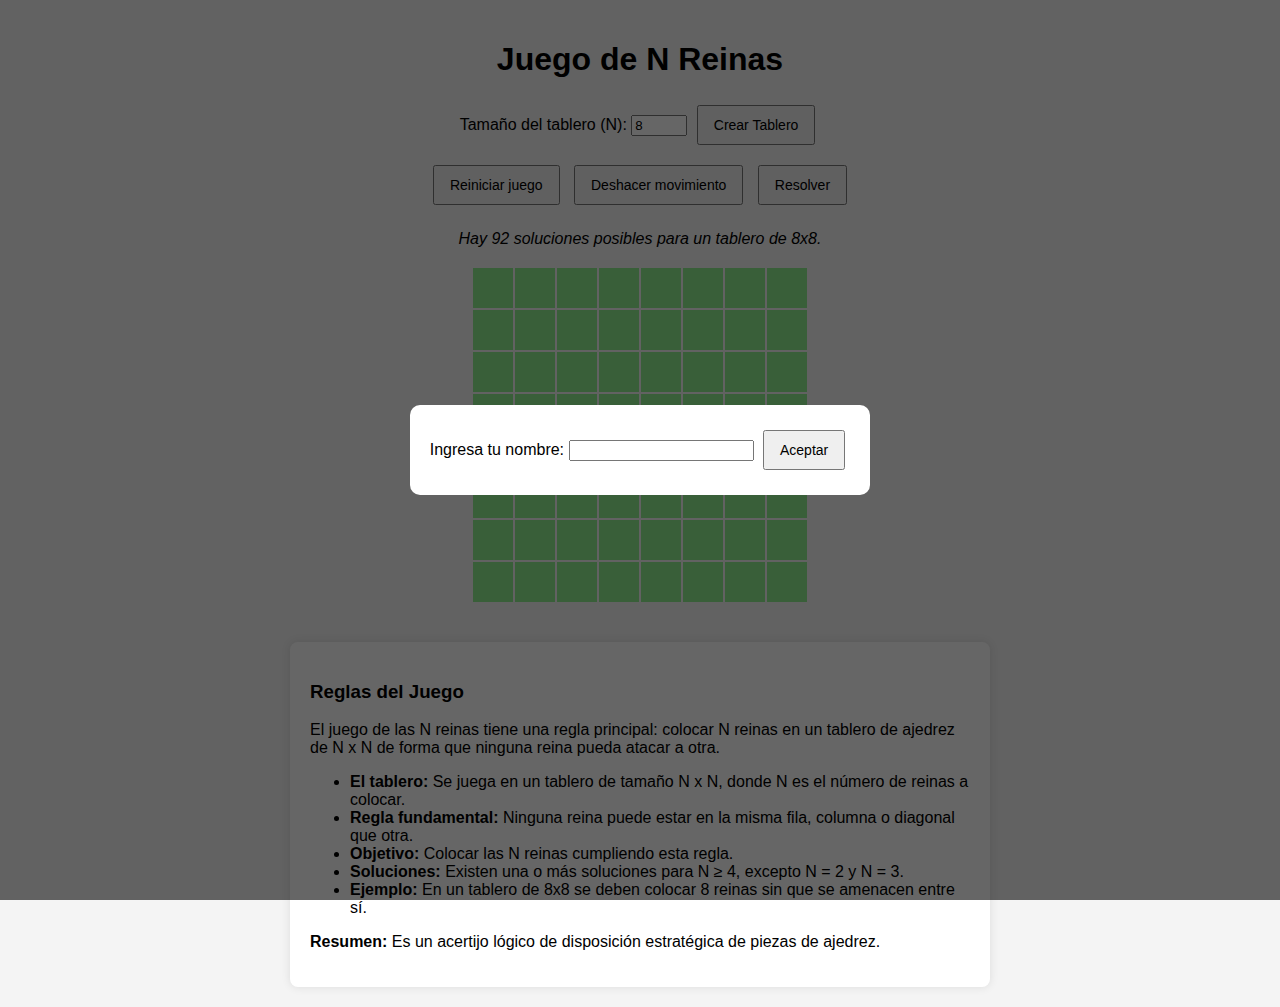
<file: index.html>
<!DOCTYPE html>
<html lang="es">
<head>
  <meta charset="UTF-8" />
  <meta name="viewport" content="width=device-width, initial-scale=1.0"/>
  <title>Juego de N Reinas</title>
  <style>
    * { box-sizing: border-box; }
    body {
      font-family: Arial, sans-serif;
      margin: 0;
      padding: 20px;
      background-color: #f4f4f4;
      display: flex;
      flex-direction: column;
      align-items: center;
    }
    h1 { text-align: center; }
    #tablero {
      display: grid;
      margin: 20px 0;
      gap: 2px;
    }
    .celda {
      width: 40px;
      height: 40px;
      background-color: #f0d9b5;
      display: flex;
      justify-content: center;
      align-items: center;
      font-size: 30px;
      cursor: pointer;
    }
    .celda.negra { background-color: #b58863; }
    .celda.atacada { background-color: #ff9999 !important; }
    .celda.valida { background-color: #90ee90 !important; }
    #reglas {
      max-width: 700px;
      background: white;
      padding: 20px;
      border-radius: 8px;
      margin-top: 20px;
      box-shadow: 0 0 10px rgba(0,0,0,0.1);
    }
    #controles {
      margin-top: 10px;
    }
    button {
      padding: 10px 15px;
      margin: 5px;
      font-size: 14px;
      cursor: pointer;
    }
    #mensaje {
      margin-top: 10px;
      font-weight: bold;
      color: green;
    }
    #soluciones {
      margin-top: 10px;
      font-style: italic;
    }
    .modal {
      position: fixed;
      top: 0; left: 0;
      width: 100%; height: 100%;
      background: rgba(0, 0, 0, 0.6);
      display: flex;
      justify-content: center;
      align-items: center;
      z-index: 1000;
    }
    .modal-content {
      background: white;
      padding: 20px;
      border-radius: 10px;
      text-align: center;
    }
  </style>
</head>
<body>
  <div id="nombreJugadorModal" class="modal">
    <div class="modal-content">
      <label for="nombreJugador">Ingresa tu nombre:</label>
      <input type="text" id="nombreJugador" />
      <button onclick="guardarNombre()">Aceptar</button>
    </div>
  </div>

  <h1>Juego de N Reinas</h1>
  <div>
    <label for="n">Tamaño del tablero (N):</label>
    <input type="number" id="n" min="4" max="12" value="8">
    <button onclick="crearTablero()">Crear Tablero</button>
  </div>
  <div id="controles">
    <button onclick="reiniciar()">Reiniciar juego</button>
    <button onclick="deshacer()">Deshacer movimiento</button>
    <button onclick="resolver()">Resolver</button>
  </div>
  <div id="mensaje"></div>
  <div id="soluciones"></div>
  <div id="tablero"></div>

  <div id="reglas">
    <h3>Reglas del Juego</h3>
    <p>El juego de las N reinas tiene una regla principal: colocar N reinas en un tablero de ajedrez de N x N de forma que ninguna reina pueda atacar a otra.</p>
    <ul>
      <li><strong>El tablero:</strong> Se juega en un tablero de tamaño N x N, donde N es el número de reinas a colocar.</li>
      <li><strong>Regla fundamental:</strong> Ninguna reina puede estar en la misma fila, columna o diagonal que otra.</li>
      <li><strong>Objetivo:</strong> Colocar las N reinas cumpliendo esta regla.</li>
      <li><strong>Soluciones:</strong> Existen una o más soluciones para N ≥ 4, excepto N = 2 y N = 3.</li>
      <li><strong>Ejemplo:</strong> En un tablero de 8x8 se deben colocar 8 reinas sin que se amenacen entre sí.</li>
    </ul>
    <p><strong>Resumen:</strong> Es un acertijo lógico de disposición estratégica de piezas de ajedrez.</p>
  </div>

  <script>
    let n = 8, tablero = [], movimientos = [], inicio, totalMovs = 0;
    let jugador = sessionStorage.getItem('jugador');
    if (!jugador) {
      document.getElementById("nombreJugadorModal").style.display = "flex";
    } else {
      document.getElementById("nombreJugadorModal").style.display = "none";
    }

    function guardarNombre() {
      const nombre = document.getElementById("nombreJugador").value.trim();
      if (nombre) {
        sessionStorage.setItem("jugador", nombre);
        document.getElementById("nombreJugadorModal").style.display = "none";
        jugador = nombre;
      }
    }

    function crearTablero() {
      n = parseInt(document.getElementById("n").value);
      const contenedor = document.getElementById("tablero");
      contenedor.innerHTML = "";
      contenedor.style.gridTemplateColumns = `repeat(${n}, 40px)`;
      tablero = [];
      movimientos = [];
      totalMovs = 0;
      inicio = new Date();
      document.getElementById("mensaje").innerText = "";
      document.getElementById("soluciones").innerText = "";

      for (let fila = 0; fila < n; fila++) {
        const filaArr = [];
        for (let col = 0; col < n; col++) {
          const celda = document.createElement("div");
          celda.className = "celda" + ((fila + col) % 2 ? " negra" : "");
          celda.dataset.fila = fila;
          celda.dataset.col = col;
          celda.addEventListener("click", manejarClick);
          contenedor.appendChild(celda);
          filaArr.push(celda);
        }
        tablero.push(filaArr);
      }
      actualizarColores();
      contarSoluciones();
    }

    function manejarClick(e) {
      const celda = e.target;
      const fila = parseInt(celda.dataset.fila);
      const col = parseInt(celda.dataset.col);
      if (!celda.classList.contains("valida")) return;

      celda.textContent = "♛";
      movimientos.push({ fila, col });
      totalMovs++;
      actualizarColores();

      if (movimientos.length === n) {
        const fin = new Date();
        const tiempo = ((fin - inicio) / 1000).toFixed(2);
        document.getElementById("mensaje").innerText =
          `✅ ¡${jugador}, completaste el juego! Movimientos: ${totalMovs}, Tiempo: ${tiempo} segundos.`;
      }
    }

    function actualizarColores() {
      let atacadas = Array.from({ length: n }, () => Array(n).fill(false));
      for (let fila of tablero)
        for (let celda of fila) {
          celda.classList.remove("valida", "atacada");
          if (celda.textContent !== "♛") celda.textContent = "";
        }

      for (let { fila, col } of movimientos) {
        for (let i = 0; i < n; i++) {
          atacadas[fila][i] = true;
          atacadas[i][col] = true;
          if (fila + i < n && col + i < n) atacadas[fila + i][col + i] = true;
          if (fila - i >= 0 && col - i >= 0) atacadas[fila - i][col - i] = true;
          if (fila + i < n && col - i >= 0) atacadas[fila + i][col - i] = true;
          if (fila - i >= 0 && col + i < n) atacadas[fila - i][col + i] = true;
        }
      }

      for (let i = 0; i < n; i++)
        for (let j = 0; j < n; j++) {
          const celda = tablero[i][j];
          if (celda.textContent === "♛") continue;
          if (atacadas[i][j]) celda.classList.add("atacada");
          else celda.classList.add("valida");
        }
    }

    function reiniciar() {
      crearTablero();
    }

    function deshacer() {
      const ult = movimientos.pop();
      if (ult) {
        tablero[ult.fila][ult.col].textContent = "";
        actualizarColores();
      }
    }

    function resolver() {
      movimientos = [];
      const sol = [];
      if (resolverBacktrack(0, sol)) {
        for (let fila = 0; fila < n; fila++) {
          const col = sol[fila];
          tablero[fila][col].textContent = "♛";
          movimientos.push({ fila, col });
        }
        actualizarColores();
        const fin = new Date();
        const tiempo = ((fin - inicio) / 1000).toFixed(2);
        document.getElementById("mensaje").innerText =
          `✅ ¡Solución automática para ${jugador}! Tiempo: ${tiempo} segundos.`;
      }
    }

    function resolverBacktrack(fila, sol) {
      if (fila === n) return true;
      for (let col = 0; col < n; col++) {
        if (esValido(sol, fila, col)) {
          sol[fila] = col;
          if (resolverBacktrack(fila + 1, sol)) return true;
        }
      }
      return false;
    }

    function esValido(sol, fila, col) {
      for (let i = 0; i < fila; i++) {
        if (sol[i] === col || Math.abs(sol[i] - col) === Math.abs(i - fila)) return false;
      }
      return true;
    }

    function contarSoluciones() {
      let count = 0;
      const sol = Array(n).fill(-1);
      function backtrack(fila) {
        if (fila === n) {
          count++;
          return;
        }
        for (let col = 0; col < n; col++) {
          if (esValido(sol, fila, col)) {
            sol[fila] = col;
            backtrack(fila + 1);
          }
        }
      }
      backtrack(0);
      document.getElementById("soluciones").innerText =
        `Hay ${count} soluciones posibles para un tablero de ${n}x${n}.`;
    }

    crearTablero();
  </script>
</body>
</html>
</file>
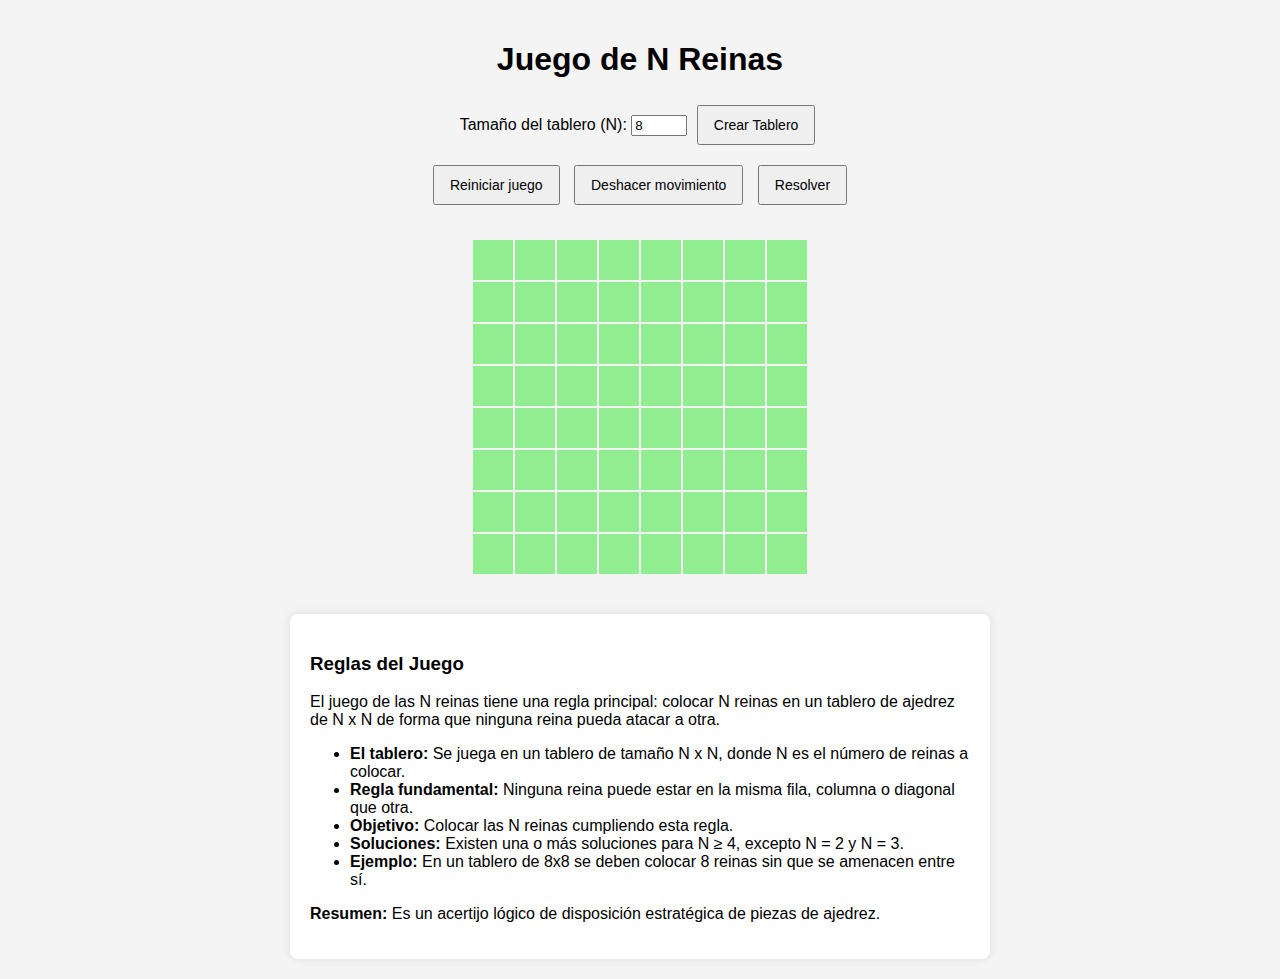
<file: public/index.html>
<!DOCTYPE html>
<html lang="es">
<head>
  <meta charset="UTF-8" />
  <meta name="viewport" content="width=device-width, initial-scale=1.0"/>
  <title>Juego de N Reinas</title>
  <style>
    * { box-sizing: border-box; }
    body {
      font-family: Arial, sans-serif;
      margin: 0;
      padding: 20px;
      background-color: #f4f4f4;
      display: flex;
      flex-direction: column;
      align-items: center;
    }
    h1 { text-align: center; }
    #tablero {
      display: grid;
      margin: 20px 0;
      gap: 2px;
    }
    .celda {
      width: 40px;
      height: 40px;
      background-color: #f0d9b5;
      display: flex;
      justify-content: center;
      align-items: center;
      font-size: 30px;
      cursor: pointer;
    }
    .celda.negra { background-color: #b58863; }
    .celda.atacada { background-color: #ff9999 !important; }
    .celda.valida { background-color: #90ee90 !important; }
    #reglas {
      max-width: 700px;
      background: white;
      padding: 20px;
      border-radius: 8px;
      margin-top: 20px;
      box-shadow: 0 0 10px rgba(0,0,0,0.1);
    }
    #controles {
      margin-top: 10px;
    }
    button {
      padding: 10px 15px;
      margin: 5px;
      font-size: 14px;
      cursor: pointer;
    }
    #mensaje {
      margin-top: 10px;
      font-weight: bold;
      color: green;
    }
  </style>
</head>
<body>
  <h1>Juego de N Reinas</h1>
  <div>
    <label for="n">Tamaño del tablero (N):</label>
    <input type="number" id="n" min="4" max="12" value="8">
    <button onclick="crearTablero()">Crear Tablero</button>
  </div>
  <div id="controles">
    <button onclick="reiniciar()">Reiniciar juego</button>
    <button onclick="deshacer()">Deshacer movimiento</button>
    <button onclick="resolver()">Resolver</button>
  </div>
  <div id="mensaje"></div>
  <div id="tablero"></div>

  <div id="reglas">
    <h3>Reglas del Juego</h3>
    <p>El juego de las N reinas tiene una regla principal: colocar N reinas en un tablero de ajedrez de N x N de forma que ninguna reina pueda atacar a otra.</p>
    <ul>
      <li><strong>El tablero:</strong> Se juega en un tablero de tamaño N x N, donde N es el número de reinas a colocar.</li>
      <li><strong>Regla fundamental:</strong> Ninguna reina puede estar en la misma fila, columna o diagonal que otra.</li>
      <li><strong>Objetivo:</strong> Colocar las N reinas cumpliendo esta regla.</li>
      <li><strong>Soluciones:</strong> Existen una o más soluciones para N ≥ 4, excepto N = 2 y N = 3.</li>
      <li><strong>Ejemplo:</strong> En un tablero de 8x8 se deben colocar 8 reinas sin que se amenacen entre sí.</li>
    </ul>
    <p><strong>Resumen:</strong> Es un acertijo lógico de disposición estratégica de piezas de ajedrez.</p>
  </div>

  <script>
    let n = 8, tablero = [], movimientos = [], inicio, totalMovs = 0;

    function crearTablero() {
      n = parseInt(document.getElementById("n").value);
      const contenedor = document.getElementById("tablero");
      contenedor.innerHTML = "";
      contenedor.style.gridTemplateColumns = `repeat(${n}, 40px)`;
      tablero = [];
      movimientos = [];
      totalMovs = 0;
      inicio = new Date();
      document.getElementById("mensaje").innerText = "";

      for (let fila = 0; fila < n; fila++) {
        const filaArr = [];
        for (let col = 0; col < n; col++) {
          const celda = document.createElement("div");
          celda.className = "celda" + ((fila + col) % 2 ? " negra" : "");
          celda.dataset.fila = fila;
          celda.dataset.col = col;
          celda.addEventListener("click", manejarClick);
          contenedor.appendChild(celda);
          filaArr.push(celda);
        }
        tablero.push(filaArr);
      }
      actualizarColores();
    }

    function manejarClick(e) {
      const celda = e.target;
      const fila = parseInt(celda.dataset.fila);
      const col = parseInt(celda.dataset.col);

      if (!celda.classList.contains("valida")) return;

      celda.textContent = "♛";
      movimientos.push({ fila, col });
      totalMovs++;
      actualizarColores();

      if (movimientos.length === n) {
        const fin = new Date();
        const tiempo = ((fin - inicio) / 1000).toFixed(2);
        document.getElementById("mensaje").innerText =
          `✅ ¡Juego completado! Movimientos: ${totalMovs}, Tiempo: ${tiempo} segundos.`;
      }
    }

    function actualizarColores() {
      let atacadas = Array.from({ length: n }, () => Array(n).fill(false));
      for (let fila of tablero)
        for (let celda of fila) {
          celda.classList.remove("valida", "atacada");
          if (celda.textContent !== "♛") celda.textContent = "";
        }

      for (let { fila, col } of movimientos) {
        for (let i = 0; i < n; i++) {
          atacadas[fila][i] = true;
          atacadas[i][col] = true;
          if (fila + i < n && col + i < n) atacadas[fila + i][col + i] = true;
          if (fila - i >= 0 && col - i >= 0) atacadas[fila - i][col - i] = true;
          if (fila + i < n && col - i >= 0) atacadas[fila + i][col - i] = true;
          if (fila - i >= 0 && col + i < n) atacadas[fila - i][col + i] = true;
        }
      }

      for (let i = 0; i < n; i++)
        for (let j = 0; j < n; j++) {
          const celda = tablero[i][j];
          if (celda.textContent === "♛") continue;
          if (atacadas[i][j]) celda.classList.add("atacada");
          else celda.classList.add("valida");
        }
    }

    function reiniciar() {
      crearTablero();
    }

    function deshacer() {
      const ult = movimientos.pop();
      if (ult) {
        tablero[ult.fila][ult.col].textContent = "";
        actualizarColores();
      }
    }

    function resolver() {
      movimientos = [];
      const sol = [];
      if (resolverBacktrack(0, sol)) {
        for (let fila = 0; fila < n; fila++) {
          const col = sol[fila];
          tablero[fila][col].textContent = "♛";
          movimientos.push({ fila, col });
        }
        actualizarColores();
        const fin = new Date();
        const tiempo = ((fin - inicio) / 1000).toFixed(2);
        document.getElementById("mensaje").innerText =
          `✅ ¡Solución automática! Tiempo: ${tiempo} segundos.`;
      }
    }

    function resolverBacktrack(fila, sol) {
      if (fila === n) return true;
      for (let col = 0; col < n; col++) {
        if (esValido(sol, fila, col)) {
          sol[fila] = col;
          if (resolverBacktrack(fila + 1, sol)) return true;
        }
      }
      return false;
    }

    function esValido(sol, fila, col) {
      for (let i = 0; i < fila; i++) {
        if (sol[i] === col || Math.abs(sol[i] - col) === Math.abs(i - fila)) return false;
      }
      return true;
    }

    crearTablero();
  </script>
</body>
</html>
</file>
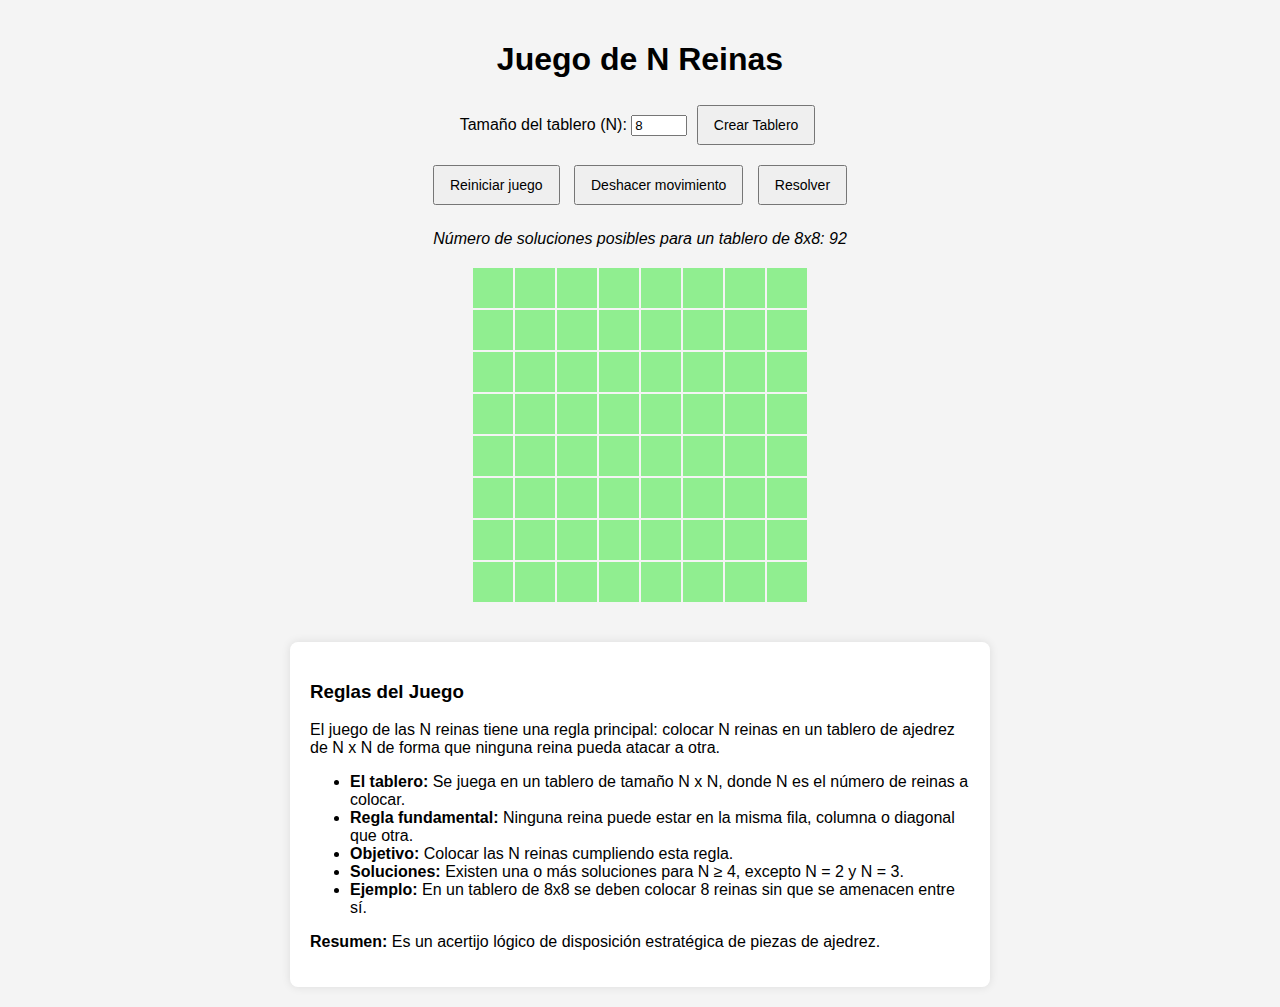
<file: index_con_nombre_y_soluciones.html>
<!DOCTYPE html>
<html lang="es">
<head>
  <meta charset="UTF-8" />
  <meta name="viewport" content="width=device-width, initial-scale=1.0"/>
  <title>Juego de N Reinas</title>
  <style>
    * { box-sizing: border-box; }
    body {
      font-family: Arial, sans-serif;
      margin: 0;
      padding: 20px;
      background-color: #f4f4f4;
      display: flex;
      flex-direction: column;
      align-items: center;
    }
    h1 { text-align: center; }
    #tablero {
      display: grid;
      margin: 20px 0;
      gap: 2px;
    }
    .celda {
      width: 40px;
      height: 40px;
      background-color: #f0d9b5;
      display: flex;
      justify-content: center;
      align-items: center;
      font-size: 30px;
      cursor: pointer;
    }
    .celda.negra { background-color: #b58863; }
    .celda.atacada { background-color: #ff9999 !important; }
    .celda.valida { background-color: #90ee90 !important; }
    #reglas {
      max-width: 700px;
      background: white;
      padding: 20px;
      border-radius: 8px;
      margin-top: 20px;
      box-shadow: 0 0 10px rgba(0,0,0,0.1);
    }
    #controles {
      margin-top: 10px;
    }
    button {
      padding: 10px 15px;
      margin: 5px;
      font-size: 14px;
      cursor: pointer;
    }
    #mensaje {
      margin-top: 10px;
      font-weight: bold;
      color: green;
    }
    #soluciones {
      margin-top: 10px;
      font-style: italic;
    }
  </style>
</head>
<body>
  <h1>Juego de N Reinas</h1>
  <div>
    <label for="n">Tamaño del tablero (N):</label>
    <input type="number" id="n" min="4" max="12" value="8">
    <button onclick="crearTablero()">Crear Tablero</button>
  </div>
  <div id="controles">
    <button onclick="reiniciar()">Reiniciar juego</button>
    <button onclick="deshacer()">Deshacer movimiento</button>
    <button onclick="resolver()">Resolver</button>
  </div>
  <div id="mensaje"></div>
  <div id="soluciones"></div>
  <div id="tablero"></div>

  <div id="reglas">
    <h3>Reglas del Juego</h3>
    <p>El juego de las N reinas tiene una regla principal: colocar N reinas en un tablero de ajedrez de N x N de forma que ninguna reina pueda atacar a otra.</p>
    <ul>
      <li><strong>El tablero:</strong> Se juega en un tablero de tamaño N x N, donde N es el número de reinas a colocar.</li>
      <li><strong>Regla fundamental:</strong> Ninguna reina puede estar en la misma fila, columna o diagonal que otra.</li>
      <li><strong>Objetivo:</strong> Colocar las N reinas cumpliendo esta regla.</li>
      <li><strong>Soluciones:</strong> Existen una o más soluciones para N ≥ 4, excepto N = 2 y N = 3.</li>
      <li><strong>Ejemplo:</strong> En un tablero de 8x8 se deben colocar 8 reinas sin que se amenacen entre sí.</li>
    </ul>
    <p><strong>Resumen:</strong> Es un acertijo lógico de disposición estratégica de piezas de ajedrez.</p>
  </div>

  <script>
    let n = 8, tablero = [], movimientos = [], inicio, totalMovs = 0;

    let jugador = sessionStorage.getItem('jugador');
    if (!jugador) {
      jugador = prompt('Ingresa tu nombre o apodo:');
      if (jugador && jugador.trim() !== '') {
        sessionStorage.setItem('jugador', jugador.trim());
      } else {
        jugador = 'Jugador anónimo';
      }
    }

    function crearTablero() {
      n = parseInt(document.getElementById("n").value);
      const contenedor = document.getElementById("tablero");
      contenedor.innerHTML = "";
      contenedor.style.gridTemplateColumns = `repeat(${n}, 40px)`;
      tablero = [];
      movimientos = [];
      totalMovs = 0;
      inicio = new Date();
      document.getElementById("mensaje").innerText = "";
      document.getElementById("soluciones").innerText = "";

      for (let fila = 0; fila < n; fila++) {
        const filaArr = [];
        for (let col = 0; col < n; col++) {
          const celda = document.createElement("div");
          celda.className = "celda" + ((fila + col) % 2 ? " negra" : "");
          celda.dataset.fila = fila;
          celda.dataset.col = col;
          celda.addEventListener("click", manejarClick);
          contenedor.appendChild(celda);
          filaArr.push(celda);
        }
        tablero.push(filaArr);
      }
      actualizarColores();
      mostrarCantidadDeSoluciones();
    }

    function manejarClick(e) {
      const celda = e.target;
      const fila = parseInt(celda.dataset.fila);
      const col = parseInt(celda.dataset.col);

      if (!celda.classList.contains("valida")) return;

      celda.textContent = "♛";
      movimientos.push({ fila, col });
      totalMovs++;
      actualizarColores();

      if (movimientos.length === n) {
        const fin = new Date();
        const tiempo = ((fin - inicio) / 1000).toFixed(2);
        document.getElementById("mensaje").innerText =
          `✅ ¡${jugador}, completaste el juego! Movimientos: ${totalMovs}, Tiempo: ${tiempo} segundos.`;
      }
    }

    function actualizarColores() {
      let atacadas = Array.from({ length: n }, () => Array(n).fill(false));
      for (let fila of tablero)
        for (let celda of fila) {
          celda.classList.remove("valida", "atacada");
          if (celda.textContent !== "♛") celda.textContent = "";
        }

      for (let { fila, col } of movimientos) {
        for (let i = 0; i < n; i++) {
          atacadas[fila][i] = true;
          atacadas[i][col] = true;
          if (fila + i < n && col + i < n) atacadas[fila + i][col + i] = true;
          if (fila - i >= 0 && col - i >= 0) atacadas[fila - i][col - i] = true;
          if (fila + i < n && col - i >= 0) atacadas[fila + i][col - i] = true;
          if (fila - i >= 0 && col + i < n) atacadas[fila - i][col + i] = true;
        }
      }

      for (let i = 0; i < n; i++)
        for (let j = 0; j < n; j++) {
          const celda = tablero[i][j];
          if (celda.textContent === "♛") continue;
          if (atacadas[i][j]) celda.classList.add("atacada");
          else celda.classList.add("valida");
        }
    }

    function reiniciar() {
      crearTablero();
    }

    function deshacer() {
      const ult = movimientos.pop();
      if (ult) {
        tablero[ult.fila][ult.col].textContent = "";
        actualizarColores();
      }
    }

    function resolver() {
      movimientos = [];
      const sol = [];
      if (resolverBacktrack(0, sol)) {
        for (let fila = 0; fila < n; fila++) {
          const col = sol[fila];
          tablero[fila][col].textContent = "♛";
          movimientos.push({ fila, col });
        }
        actualizarColores();
        const fin = new Date();
        const tiempo = ((fin - inicio) / 1000).toFixed(2);
        document.getElementById("mensaje").innerText =
          `✅ ¡Solución automática para ${jugador}! Tiempo: ${tiempo} segundos.`;
      }
    }

    function resolverBacktrack(fila, sol) {
      if (fila === n) return true;
      for (let col = 0; col < n; col++) {
        if (esValido(sol, fila, col)) {
          sol[fila] = col;
          if (resolverBacktrack(fila + 1, sol)) return true;
        }
      }
      return false;
    }

    function esValido(sol, fila, col) {
      for (let i = 0; i < fila; i++) {
        if (sol[i] === col || Math.abs(sol[i] - col) === Math.abs(i - fila)) return false;
      }
      return true;
    }

    function mostrarCantidadDeSoluciones() {
      let count = 0;
      const sol = Array(n).fill(-1);
      function backtrack(fila) {
        if (fila === n) {
          count++;
          return;
        }
        for (let col = 0; col < n; col++) {
          if (esValido(sol, fila, col)) {
            sol[fila] = col;
            backtrack(fila + 1);
          }
        }
      }
      backtrack(0);
      document.getElementById("soluciones").innerText = `Número de soluciones posibles para un tablero de ${n}x${n}: ${count}`;
    }

    crearTablero();
  </script>
</body>
</html>
</file>
